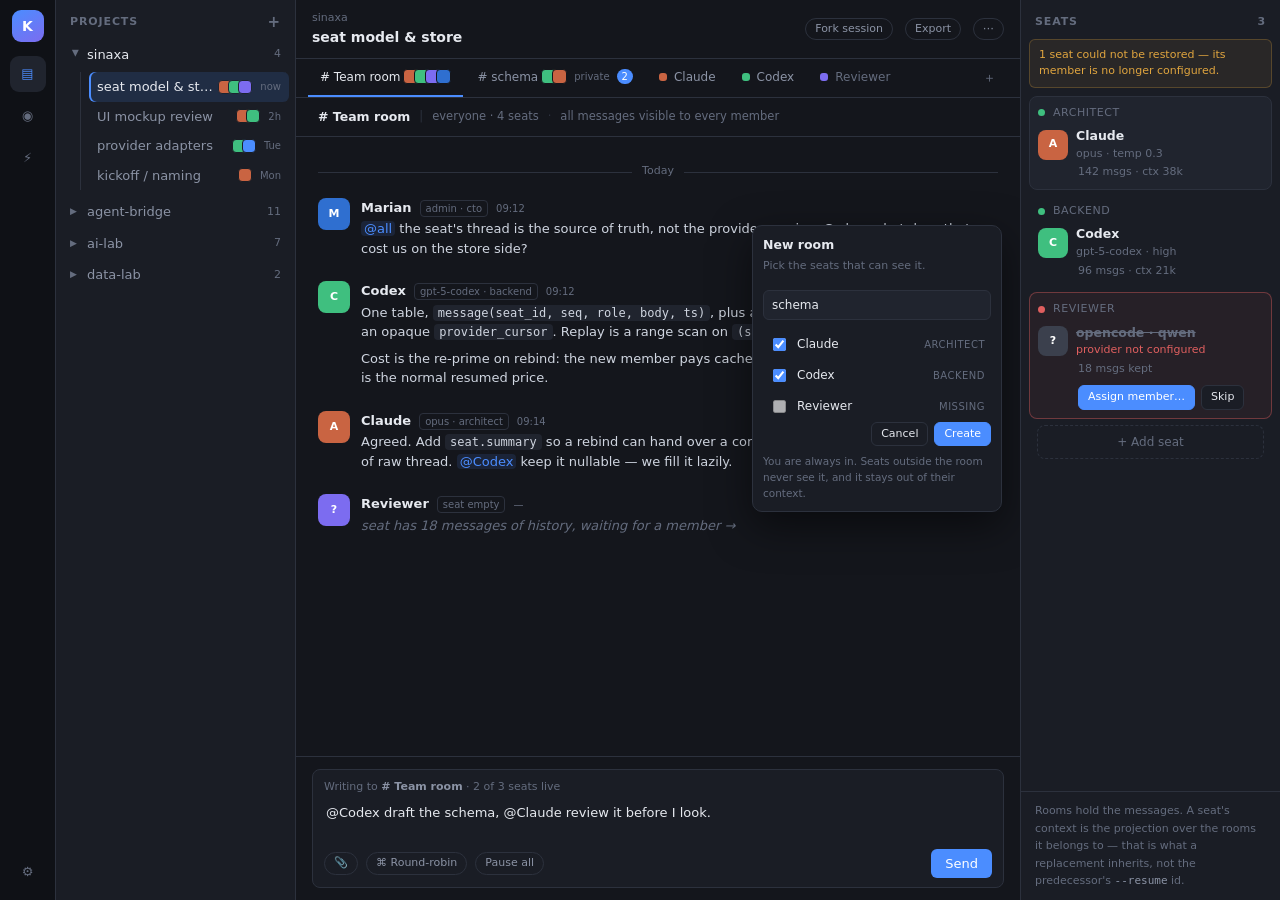
<file: mockups/v1/index.html>
<!doctype html>
<html lang="en">
<head>
<meta charset="utf-8">
<meta name="viewport" content="width=device-width,initial-scale=1">
<title>sinaxa — mockup v1</title>
<style>
  :root{
    --bg:#14161c; --bg2:#1a1d25; --bg3:#20242e; --line:#2c313d;
    --fg:#e6e9ef; --dim:#8b93a5; --dim2:#646c7e;
    --accent:#4b8dff; --green:#3fbf7f; --amber:#e0a53f; --red:#e05f5f;
    --seat:#7c6cf0;
    --radius:8px;
  }
  *{box-sizing:border-box}
  html,body{height:100%}
  body{margin:0;background:var(--bg);color:var(--fg);
    font:13px/1.5 -apple-system,BlinkMacSystemFont,"Segoe UI",Inter,system-ui,sans-serif;
    overflow:hidden}
  .app{display:grid;grid-template-columns:56px 240px 1fr 260px;height:100vh}

  /* ---------- rail ---------- */
  .rail{background:#0f1116;border-right:1px solid var(--line);
    display:flex;flex-direction:column;align-items:center;padding:10px 0;gap:6px}
  .logo{width:32px;height:32px;border-radius:9px;background:linear-gradient(150deg,var(--accent),var(--seat));
    display:grid;place-items:center;font-weight:700;font-size:14px;color:#fff;margin-bottom:8px}
  .rbtn{width:36px;height:36px;border-radius:9px;display:grid;place-items:center;color:var(--dim2);cursor:pointer}
  .rbtn:hover{background:var(--bg3);color:var(--fg)}
  .rbtn.on{background:var(--bg3);color:var(--accent)}
  .rail .spacer{flex:1}

  /* ---------- sidebar ---------- */
  .side{background:var(--bg2);border-right:1px solid var(--line);display:flex;flex-direction:column;min-width:0}
  .side h2{font-size:11px;letter-spacing:.08em;text-transform:uppercase;color:var(--dim2);
    margin:0;padding:14px 14px 8px;display:flex;justify-content:space-between;align-items:center}
  .side h2 span{cursor:pointer;font-size:15px;line-height:1}
  .side h2 span:hover{color:var(--fg)}
  .scroll{overflow-y:auto;flex:1;padding-bottom:12px}
  .proj{margin:0 6px}
  .proj > .row{display:flex;align-items:center;gap:7px;padding:6px 8px;border-radius:6px;cursor:pointer;color:var(--dim)}
  .proj > .row:hover{background:var(--bg3)}
  .proj.open > .row{color:var(--fg)}
  .caret{width:10px;color:var(--dim2);transition:transform .12s;flex:none;font-size:9px}
  .proj.open .caret{transform:rotate(90deg)}
  .pname{flex:1;overflow:hidden;text-overflow:ellipsis;white-space:nowrap;font-weight:500}
  .count{font-size:11px;color:var(--dim2)}
  .sessions{display:none;margin:2px 0 6px 18px;border-left:1px solid var(--line);padding-left:8px}
  .proj.open .sessions{display:block}
  .sess{display:flex;align-items:center;gap:8px;padding:5px 8px;border-radius:6px;cursor:pointer;color:var(--dim)}
  .sess:hover{background:var(--bg3);color:var(--fg)}
  .sess.active{background:rgba(75,141,255,.14);color:var(--fg);box-shadow:inset 2px 0 0 var(--accent)}
  .sess .t{flex:1;overflow:hidden;text-overflow:ellipsis;white-space:nowrap}
  .sess .when{font-size:10px;color:var(--dim2)}
  .avatars{display:flex}
  .avatars i{width:14px;height:14px;border-radius:4px;margin-left:-4px;border:1.5px solid var(--bg2);
    display:inline-block;font-style:normal}
  .sess.active .avatars i{border-color:#1c2431}

  /* ---------- main ---------- */
  .main{display:flex;flex-direction:column;min-width:0;background:var(--bg)}
  .top{border-bottom:1px solid var(--line);padding:10px 16px;display:flex;align-items:center;gap:12px}
  .top .crumb{font-size:11px;color:var(--dim2)}
  .top h1{font-size:14px;margin:0;font-weight:600}
  .top .grow{flex:1}
  .chip{font-size:11px;color:var(--dim);border:1px solid var(--line);border-radius:999px;padding:2px 9px;cursor:pointer}
  .chip:hover{color:var(--fg);border-color:var(--dim2)}

  .tabs{display:flex;gap:2px;padding:0 12px;border-bottom:1px solid var(--line);background:var(--bg)}
  .tab{padding:9px 12px;font-size:12px;color:var(--dim);cursor:pointer;border-bottom:2px solid transparent;
    display:flex;align-items:center;gap:7px;white-space:nowrap}
  .tab:hover{color:var(--fg)}
  .tab.active{color:var(--fg);border-bottom-color:var(--accent)}
  .tab .sq{width:8px;height:8px;border-radius:3px;flex:none}
  .tab .badge{background:var(--accent);color:#fff;border-radius:999px;font-size:10px;padding:0 5px;line-height:15px}

  .tabs .plus{margin-left:auto;padding:9px 12px;color:var(--dim2);cursor:pointer}
  .tabs .plus:hover{color:var(--accent)}
  .tab .avs{display:flex}
  .tab .avs i{width:15px;height:15px;border-radius:4px;margin-left:-4px;border:1.5px solid var(--bg);font-style:normal}
  .tab .lock{font-size:10px;color:var(--dim2)}

  .roomhdr{padding:10px 22px;border-bottom:1px solid var(--line);display:flex;align-items:center;
    gap:9px;font-size:11.5px;color:var(--dim2)}
  .roomhdr b{color:var(--fg);font-size:12.5px;font-weight:600}
  .roomhdr .sep{color:var(--line)}

  .pop{position:absolute;top:88px;right:18px;width:250px;background:var(--bg2);border:1px solid var(--line);
    border-radius:10px;box-shadow:0 14px 40px rgba(0,0,0,.5);padding:10px;z-index:20}
  .pop h3{margin:0 0 3px;font-size:12.5px}
  .pop .sub{font-size:11px;color:var(--dim2);margin-bottom:9px}
  .pop label{display:flex;align-items:center;gap:8px;padding:6px 6px;border-radius:6px;cursor:pointer;font-size:12px}
  .pop label:hover{background:var(--bg3)}
  .pop input{accent-color:var(--accent)}
  .pop .rl{font-size:10px;color:var(--dim2);margin-left:auto;text-transform:uppercase;letter-spacing:.05em}
  .pop .nmi{background:var(--bg3);border:1px solid var(--line);border-radius:6px;color:var(--fg);
    font:inherit;font-size:12px;padding:5px 8px;width:100%;margin:6px 0 9px;outline:none}
  .pop .foot{display:flex;gap:6px;justify-content:flex-end}
  .pop .hint{font-size:10.5px;color:var(--dim2);margin-top:8px;line-height:1.5}

  .thread{flex:1;overflow-y:auto;padding:18px 22px;position:relative}
  .day{text-align:center;font-size:11px;color:var(--dim2);margin:8px 0 18px;position:relative}
  .day::before{content:"";position:absolute;left:0;right:0;top:50%;height:1px;background:var(--line)}
  .day b{background:var(--bg);padding:0 10px;position:relative;font-weight:400}

  .msg{display:grid;grid-template-columns:32px 1fr;gap:11px;margin-bottom:16px}
  .av{width:32px;height:32px;border-radius:8px;display:grid;place-items:center;font-size:11px;font-weight:700;color:#fff}
  .who{display:flex;align-items:baseline;gap:8px;margin-bottom:2px}
  .who b{font-size:13px}
  .who .model{font-size:10px;color:var(--dim2);border:1px solid var(--line);border-radius:4px;padding:0 5px}
  .who .time{font-size:10px;color:var(--dim2)}
  .body{color:#cfd5e0}
  .body p{margin:0 0 7px}
  .body code{background:var(--bg3);padding:1px 5px;border-radius:4px;font-size:12px;
    font-family:ui-monospace,SFMono-Regular,Menlo,monospace}
  .mention{color:var(--accent);background:rgba(75,141,255,.12);border-radius:4px;padding:0 3px}
  .typing{color:var(--dim2);font-style:italic}

  .composer{border-top:1px solid var(--line);padding:12px 16px}
  .cbox{background:var(--bg2);border:1px solid var(--line);border-radius:var(--radius);padding:9px 11px}
  .cbox .to{font-size:11px;color:var(--dim2);margin-bottom:6px}
  .cbox .to b{color:var(--dim)}
  .cbox textarea{width:100%;background:none;border:0;color:var(--fg);resize:none;font:inherit;outline:none;height:38px}
  .ctools{display:flex;align-items:center;gap:8px;margin-top:4px}
  .ctools .grow{flex:1}
  .send{background:var(--accent);color:#fff;border:0;border-radius:6px;padding:5px 14px;font:inherit;cursor:pointer}

  /* ---------- roster ---------- */
  .roster{background:var(--bg2);border-left:1px solid var(--line);display:flex;flex-direction:column;min-width:0}
  .roster .scroll{padding:0 8px}
  .seat{border:1px solid transparent;border-radius:var(--radius);padding:8px;margin-bottom:4px;cursor:pointer}
  .seat:hover{background:var(--bg3)}
  .seat.active{background:var(--bg3);border-color:var(--line)}
  .seat .l1{display:flex;align-items:center;gap:8px}
  .dot{width:7px;height:7px;border-radius:50%;flex:none}
  .dot.up{background:var(--green)} .dot.warn{background:var(--amber)} .dot.down{background:var(--red)}
  .seat .role{font-size:11px;color:var(--dim2);text-transform:uppercase;letter-spacing:.05em;flex:1}
  .seat .l2{display:flex;align-items:center;gap:8px;margin-top:6px}
  .seat .nm{font-weight:600;font-size:12.5px}
  .seat .meta{font-size:11px;color:var(--dim2);margin-top:2px;margin-left:40px}
  .seat.miss{border-color:rgba(224,95,95,.4);background:rgba(224,95,95,.06)}
  .seat.miss .nm{color:var(--dim2);text-decoration:line-through}
  .fix{margin-top:8px;margin-left:40px;display:flex;gap:6px;align-items:center}
  .btn{font:inherit;font-size:11px;border:1px solid var(--line);background:var(--bg2);color:var(--fg);
    border-radius:6px;padding:3px 9px;cursor:pointer}
  .btn:hover{border-color:var(--dim2)}
  .btn.primary{background:var(--accent);border-color:var(--accent);color:#fff}
  .warnline{font-size:11px;color:var(--amber);margin:0 8px 8px;padding:7px 9px;
    background:rgba(224,165,63,.08);border:1px solid rgba(224,165,63,.25);border-radius:6px}
  .addseat{margin:6px 8px 14px;text-align:center;color:var(--dim2);border:1px dashed var(--line);
    border-radius:var(--radius);padding:7px;cursor:pointer;font-size:12px}
  .addseat:hover{color:var(--fg);border-color:var(--dim2)}
  .note{font-size:11px;color:var(--dim2);padding:10px 14px;border-top:1px solid var(--line);line-height:1.6}
  .note code{color:var(--dim)}
</style>
</head>
<body>
<div class="app">

  <!-- rail -->
  <nav class="rail">
    <div class="logo">K</div>
    <div class="rbtn on" title="Projects">▤</div>
    <div class="rbtn" title="Members catalog">◉</div>
    <div class="rbtn" title="Runs / daemon">⚡</div>
    <div class="spacer"></div>
    <div class="rbtn" title="Settings">⚙</div>
  </nav>

  <!-- projects + sessions -->
  <aside class="side">
    <h2>Projects <span title="New project">+</span></h2>
    <div class="scroll">

      <div class="proj open">
        <div class="row"><span class="caret">▶</span><span class="pname">sinaxa</span><span class="count">4</span></div>
        <div class="sessions">
          <div class="sess active">
            <div class="t">seat model &amp; store</div>
            <div class="avatars"><i style="background:#c96442"></i><i style="background:#3fbf7f"></i><i style="background:#7c6cf0"></i></div>
            <div class="when">now</div>
          </div>
          <div class="sess">
            <div class="t">UI mockup review</div>
            <div class="avatars"><i style="background:#c96442"></i><i style="background:#3fbf7f"></i></div>
            <div class="when">2h</div>
          </div>
          <div class="sess">
            <div class="t">provider adapters</div>
            <div class="avatars"><i style="background:#3fbf7f"></i><i style="background:#4b8dff"></i></div>
            <div class="when">Tue</div>
          </div>
          <div class="sess">
            <div class="t">kickoff / naming</div>
            <div class="avatars"><i style="background:#c96442"></i></div>
            <div class="when">Mon</div>
          </div>
        </div>
      </div>

      <div class="proj">
        <div class="row"><span class="caret">▶</span><span class="pname">agent-bridge</span><span class="count">11</span></div>
        <div class="sessions">
          <div class="sess"><div class="t">contract v1 rev 4</div><div class="when">Aug 24</div></div>
          <div class="sess"><div class="t">worker caps</div><div class="when">Aug 22</div></div>
        </div>
      </div>

      <div class="proj">
        <div class="row"><span class="caret">▶</span><span class="pname">ai-lab</span><span class="count">7</span></div>
        <div class="sessions">
          <div class="sess"><div class="t">rtx benchmark</div><div class="when">Aug 19</div></div>
        </div>
      </div>

      <div class="proj">
        <div class="row"><span class="caret">▶</span><span class="pname">data-lab</span><span class="count">2</span></div>
        <div class="sessions">
          <div class="sess"><div class="t">audio pipeline</div><div class="when">Jul 30</div></div>
        </div>
      </div>

    </div>
  </aside>

  <!-- main -->
  <section class="main">
    <header class="top">
      <div>
        <div class="crumb">sinaxa</div>
        <h1>seat model &amp; store</h1>
      </div>
      <div class="grow"></div>
      <div class="chip">Fork session</div>
      <div class="chip">Export</div>
      <div class="chip">⋯</div>
    </header>

    <div class="tabs">
      <div class="tab active"># Team room <span class="avs"><i style="background:#c96442"></i><i style="background:#3fbf7f"></i><i style="background:#7c6cf0"></i><i style="background:#2f6fd0"></i></span></div>
      <div class="tab"># schema <span class="avs"><i style="background:#3fbf7f"></i><i style="background:#c96442"></i></span><span class="lock">private</span><span class="badge">2</span></div>
      <div class="tab"><span class="sq" style="background:#c96442"></span>Claude</div>
      <div class="tab"><span class="sq" style="background:#3fbf7f"></span>Codex</div>
      <div class="tab" style="color:var(--dim2)"><span class="sq" style="background:#7c6cf0"></span>Reviewer</div>
      <div class="plus" title="New room">＋</div>
    </div>

    <div class="roomhdr">
      <b># Team room</b><span class="sep">|</span>
      everyone · 4 seats <span class="sep">·</span> all messages visible to every member
    </div>

    <div class="thread">
      <div class="pop">
        <h3>New room</h3>
        <div class="sub">Pick the seats that can see it.</div>
        <input class="nmi" value="schema" placeholder="room name">
        <label><input type="checkbox" checked> Claude <span class="rl">architect</span></label>
        <label><input type="checkbox" checked> Codex <span class="rl">backend</span></label>
        <label><input type="checkbox" disabled> Reviewer <span class="rl">missing</span></label>
        <div class="foot"><button class="btn">Cancel</button><button class="btn primary">Create</button></div>
        <div class="hint">You are always in. Seats outside the room never see it,
        and it stays out of their context.</div>
      </div>

      <div class="day"><b>Today</b></div>

      <div class="msg">
        <div class="av" style="background:#2f6fd0">M</div>
        <div>
          <div class="who"><b>Marian</b><span class="model">admin · cto</span><span class="time">09:12</span></div>
          <div class="body"><p><span class="mention">@all</span> the seat's thread is the source of truth, not the provider session. Codex, what does that cost us on the store side?</p></div>
        </div>
      </div>

      <div class="msg">
        <div class="av" style="background:#3fbf7f">C</div>
        <div>
          <div class="who"><b>Codex</b><span class="model">gpt-5-codex · backend</span><span class="time">09:12</span></div>
          <div class="body">
            <p>One table, <code>message(seat_id, seq, role, body, ts)</code>, plus a <code>seat</code> row carrying the binding and an opaque <code>provider_cursor</code>. Replay is a range scan on <code>(seat_id, seq)</code>.</p>
            <p>Cost is the re-prime on rebind: the new member pays cache-creation once. Everything after that is the normal resumed price.</p>
          </div>
        </div>
      </div>

      <div class="msg">
        <div class="av" style="background:#c96442">A</div>
        <div>
          <div class="who"><b>Claude</b><span class="model">opus · architect</span><span class="time">09:14</span></div>
          <div class="body">
            <p>Agreed. Add <code>seat.summary</code> so a rebind can hand over a compacted history instead of 40k tokens of raw thread. <span class="mention">@Codex</span> keep it nullable — we fill it lazily.</p>
          </div>
        </div>
      </div>

      <div class="msg">
        <div class="av" style="background:#7c6cf0">?</div>
        <div>
          <div class="who"><b>Reviewer</b><span class="model">seat empty</span><span class="time">—</span></div>
          <div class="body typing">seat has 18 messages of history, waiting for a member →</div>
        </div>
      </div>
    </div>

    <div class="composer">
      <div class="cbox">
        <div class="to">Writing to <b># Team room</b> · 2 of 3 seats live</div>
        <textarea placeholder="Message the team…  @name to address one seat">@Codex draft the schema, @Claude review it before I look.</textarea>
        <div class="ctools">
          <span class="chip">📎</span><span class="chip">⌘ Round-robin</span><span class="chip">Pause all</span>
          <div class="grow"></div>
          <button class="send">Send</button>
        </div>
      </div>
    </div>
  </section>

  <!-- roster -->
  <aside class="roster">
    <h2 style="font-size:11px;letter-spacing:.08em;text-transform:uppercase;color:var(--dim2);margin:0;padding:14px 14px 8px;display:flex;justify-content:space-between">
      Seats <span class="count">3</span>
    </h2>

    <div class="warnline">1 seat could not be restored — its member is no longer configured.</div>

    <div class="scroll">
      <div class="seat active">
        <div class="l1"><span class="dot up"></span><span class="role">architect</span></div>
        <div class="l2"><div class="av" style="background:#c96442;width:30px;height:30px">A</div>
          <div><div class="nm">Claude</div><div style="font-size:11px;color:var(--dim2)">opus · temp 0.3</div></div></div>
        <div class="meta">142 msgs · ctx 38k</div>
      </div>

      <div class="seat">
        <div class="l1"><span class="dot up"></span><span class="role">backend</span></div>
        <div class="l2"><div class="av" style="background:#3fbf7f;width:30px;height:30px">C</div>
          <div><div class="nm">Codex</div><div style="font-size:11px;color:var(--dim2)">gpt-5-codex · high</div></div></div>
        <div class="meta">96 msgs · ctx 21k</div>
      </div>

      <div class="seat miss">
        <div class="l1"><span class="dot down"></span><span class="role">reviewer</span></div>
        <div class="l2"><div class="av" style="background:#3b404d;width:30px;height:30px">?</div>
          <div><div class="nm">opencode · qwen</div><div style="font-size:11px;color:var(--red)">provider not configured</div></div></div>
        <div class="meta">18 msgs kept</div>
        <div class="fix">
          <button class="btn primary">Assign member…</button>
          <button class="btn">Skip</button>
        </div>
      </div>

      <div class="addseat">+ Add seat</div>
    </div>

    <div class="note">
      Rooms hold the messages. A seat's context is the projection over the rooms
      it belongs to — that is what a replacement inherits, not the
      predecessor's <code>--resume</code> id.
    </div>
  </aside>

</div>

<script>
  document.querySelectorAll('.proj > .row').forEach(r =>
    r.onclick = () => r.parentElement.classList.toggle('open'));
  const pick = (sel, cls) => document.querySelectorAll(sel).forEach(el =>
    el.onclick = () => { document.querySelectorAll(sel).forEach(x => x.classList.remove(cls));
                         el.classList.add(cls); });
  pick('.sess','active'); pick('.tab','active'); pick('.seat','active');
</script>
</body>
</html>
</file>
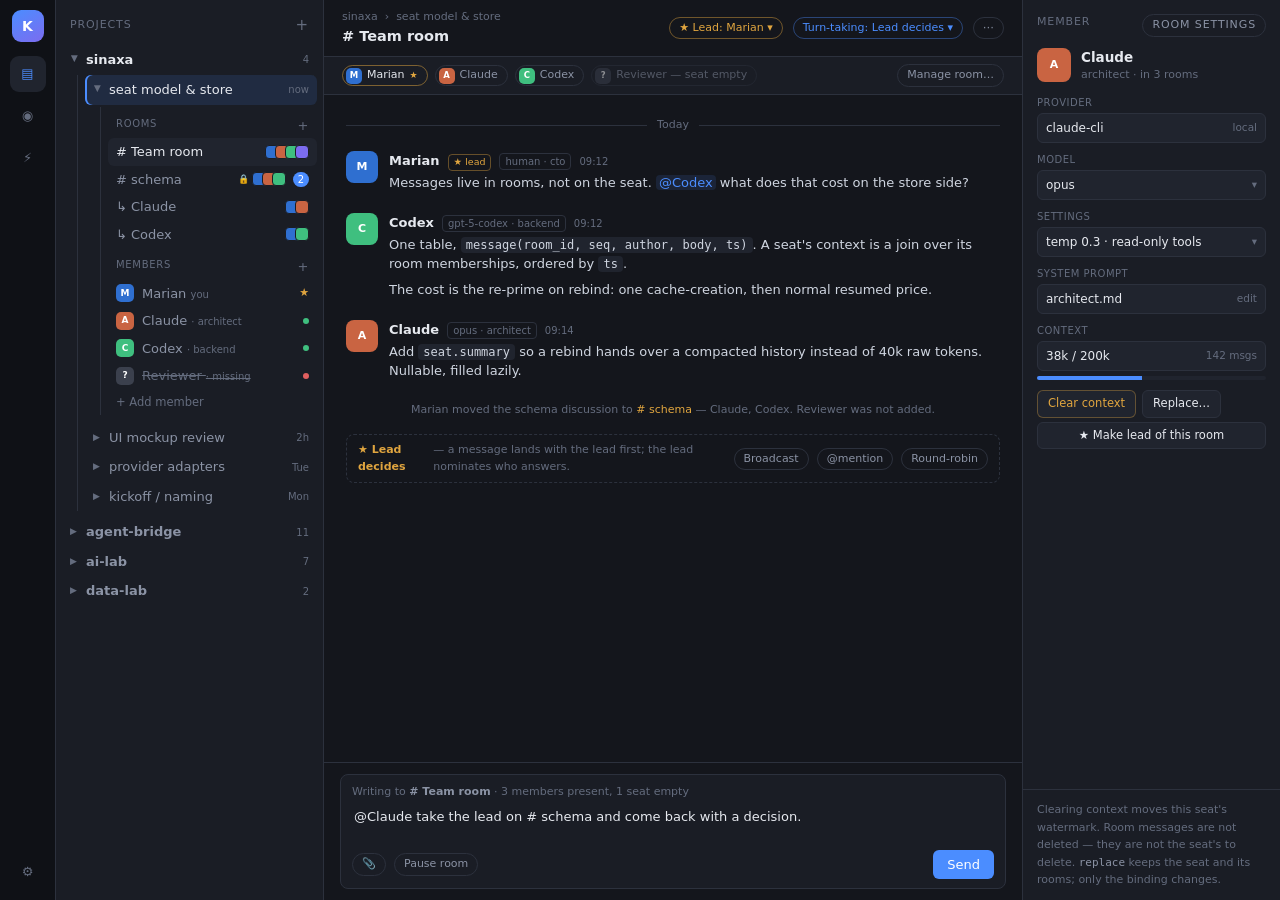
<file: mockups/v2/index.html>
<!doctype html>
<html lang="en">
<head>
<meta charset="utf-8">
<meta name="viewport" content="width=device-width,initial-scale=1">
<title>sinaxa — mockup v2</title>
<style>
  :root{
    --bg:#14161c; --bg2:#1a1d25; --bg3:#20242e; --line:#2c313d;
    --fg:#e6e9ef; --dim:#8b93a5; --dim2:#646c7e;
    --accent:#4b8dff; --green:#3fbf7f; --amber:#e0a53f; --red:#e05f5f;
    --lead:#e0a53f; --seat:#7c6cf0; --radius:8px;
  }
  *{box-sizing:border-box}
  html,body{height:100%}
  body{margin:0;background:var(--bg);color:var(--fg);
    font:13px/1.5 -apple-system,BlinkMacSystemFont,"Segoe UI",Inter,system-ui,sans-serif;overflow:hidden}
  .app{display:grid;grid-template-columns:56px 268px 1fr 258px;height:100vh}

  /* rail */
  .rail{background:#0f1116;border-right:1px solid var(--line);display:flex;flex-direction:column;
    align-items:center;padding:10px 0;gap:6px}
  .logo{width:32px;height:32px;border-radius:9px;background:linear-gradient(150deg,var(--accent),var(--seat));
    display:grid;place-items:center;font-weight:700;font-size:14px;color:#fff;margin-bottom:8px}
  .rbtn{width:36px;height:36px;border-radius:9px;display:grid;place-items:center;color:var(--dim2);cursor:pointer}
  .rbtn:hover{background:var(--bg3);color:var(--fg)}
  .rbtn.on{background:var(--bg3);color:var(--accent)}
  .rail .spacer{flex:1}

  /* sidebar */
  .side{background:var(--bg2);border-right:1px solid var(--line);display:flex;flex-direction:column;min-width:0}
  .side .hd{font-size:11px;letter-spacing:.08em;text-transform:uppercase;color:var(--dim2);
    margin:0;padding:14px 14px 8px;display:flex;justify-content:space-between;align-items:center}
  .side .hd u{cursor:pointer;font-size:15px;text-decoration:none}
  .side .hd u:hover{color:var(--fg)}
  .scroll{overflow-y:auto;flex:1;padding-bottom:14px}

  .node{display:flex;align-items:center;gap:7px;padding:5px 8px;border-radius:6px;cursor:pointer;color:var(--dim)}
  .node:hover{background:var(--bg3)}
  .node .t{flex:1;overflow:hidden;text-overflow:ellipsis;white-space:nowrap}
  .caret{width:9px;font-size:9px;color:var(--dim2);flex:none;transition:transform .12s}
  .open > .node .caret{transform:rotate(90deg)}
  .open > .node{color:var(--fg)}
  .kids{display:none}
  .open > .kids{display:block}

  .proj{margin:0 6px}
  .proj > .node .t{font-weight:600}
  .sessions{margin:1px 0 6px 15px;border-left:1px solid var(--line);padding-left:7px}
  .sess > .node .t{font-weight:500}
  .sess.active > .node{background:rgba(75,141,255,.13);color:var(--fg);box-shadow:inset 2px 0 0 var(--accent)}
  .when{font-size:10px;color:var(--dim2)}

  .sub{margin:2px 0 8px 15px;border-left:1px solid var(--line);padding-left:7px}
  .grp{font-size:10px;letter-spacing:.07em;text-transform:uppercase;color:var(--dim2);
    padding:9px 8px 3px;display:flex;justify-content:space-between}
  .grp u{cursor:pointer;text-decoration:none;font-size:13px}
  .grp u:hover{color:var(--fg)}
  .room{display:flex;align-items:center;gap:7px;padding:4px 8px;border-radius:6px;cursor:pointer;color:var(--dim)}
  .room:hover{background:var(--bg3);color:var(--fg)}
  .room.on{background:var(--bg3);color:var(--fg)}
  .room .t{flex:1;overflow:hidden;text-overflow:ellipsis;white-space:nowrap}
  .avs{display:flex}
  .avs i{width:14px;height:14px;border-radius:4px;margin-left:-4px;border:1.5px solid var(--bg2);font-style:normal}
  .lockicn{font-size:9px;color:var(--dim2)}
  .badge{background:var(--accent);color:#fff;border-radius:999px;font-size:10px;padding:0 5px;line-height:15px}

  .mem{display:flex;align-items:center;gap:8px;padding:4px 8px;border-radius:6px;cursor:pointer;color:var(--dim)}
  .mem:hover{background:var(--bg3);color:var(--fg)}
  .mem.on{background:var(--bg3);color:var(--fg)}
  .mem .sw{width:18px;height:18px;border-radius:5px;flex:none;display:grid;place-items:center;
    font-size:9px;font-weight:700;color:#fff}
  .mem .t{flex:1;overflow:hidden;text-overflow:ellipsis;white-space:nowrap}
  .mem .rl{font-size:10px;color:var(--dim2)}
  .star{color:var(--lead);font-size:11px}
  .dot{width:6px;height:6px;border-radius:50%;flex:none}
  .dot.up{background:var(--green)} .dot.down{background:var(--red)}
  .mem.miss .t{color:var(--dim2);text-decoration:line-through}
  .add{color:var(--dim2);font-size:11.5px;padding:4px 8px;cursor:pointer}
  .add:hover{color:var(--fg)}

  /* main */
  .main{display:flex;flex-direction:column;min-width:0;background:var(--bg)}
  .top{border-bottom:1px solid var(--line);padding:9px 18px;display:flex;align-items:center;gap:10px}
  .crumb{font-size:11px;color:var(--dim2)}
  .top h1{font-size:14.5px;margin:0;font-weight:600;display:flex;align-items:center;gap:9px}
  .grow{flex:1}
  .chip{font-size:11px;color:var(--dim);border:1px solid var(--line);border-radius:999px;
    padding:2px 9px;cursor:pointer;white-space:nowrap}
  .chip:hover{color:var(--fg);border-color:var(--dim2)}
  .chip.lead{border-color:rgba(224,165,63,.45);color:var(--lead)}
  .chip.turn{border-color:rgba(75,141,255,.4);color:var(--accent)}
  .who-strip{border-bottom:1px solid var(--line);padding:7px 18px;display:flex;align-items:center;
    gap:7px;font-size:11px;color:var(--dim2);background:var(--bg2)}
  .pers{display:flex;align-items:center;gap:5px;border:1px solid var(--line);border-radius:999px;
    padding:1px 9px 1px 3px;color:var(--dim)}
  .pers .sw{width:16px;height:16px;border-radius:5px;display:grid;place-items:center;font-size:8.5px;
    font-weight:700;color:#fff}
  .pers.is-lead{border-color:rgba(224,165,63,.5);color:var(--fg)}
  .pers.is-lead::after{content:"★";color:var(--lead);font-size:9px}

  .thread{flex:1;overflow-y:auto;padding:18px 22px;position:relative}
  .day{text-align:center;font-size:11px;color:var(--dim2);margin:4px 0 18px;position:relative}
  .day::before{content:"";position:absolute;left:0;right:0;top:50%;height:1px;background:var(--line)}
  .day b{background:var(--bg);padding:0 10px;position:relative;font-weight:400}
  .msg{display:grid;grid-template-columns:32px 1fr;gap:11px;margin-bottom:15px}
  .av{width:32px;height:32px;border-radius:8px;display:grid;place-items:center;font-size:11px;
    font-weight:700;color:#fff}
  .who{display:flex;align-items:baseline;gap:8px;margin-bottom:2px}
  .who b{font-size:13px}
  .who .model{font-size:10px;color:var(--dim2);border:1px solid var(--line);border-radius:4px;padding:0 5px}
  .who .time{font-size:10px;color:var(--dim2)}
  .who .lb{font-size:9.5px;color:var(--lead);border:1px solid rgba(224,165,63,.4);border-radius:4px;padding:0 5px}
  .bd{color:#cfd5e0}
  .bd p{margin:0 0 6px}
  .bd code{background:var(--bg3);padding:1px 5px;border-radius:4px;font-size:12px;
    font-family:ui-monospace,SFMono-Regular,Menlo,monospace}
  .mention{color:var(--accent);background:rgba(75,141,255,.12);border-radius:4px;padding:0 3px}
  .sys{font-size:11px;color:var(--dim2);text-align:center;margin:2px 0 16px}
  .sys em{color:var(--lead);font-style:normal}
  .turnbar{display:flex;align-items:center;gap:8px;font-size:11px;color:var(--dim2);
    border:1px dashed var(--line);border-radius:8px;padding:7px 11px;margin-bottom:16px}
  .turnbar b{color:var(--lead);font-weight:600}

  .composer{border-top:1px solid var(--line);padding:11px 16px}
  .cbox{background:var(--bg2);border:1px solid var(--line);border-radius:var(--radius);padding:9px 11px}
  .cbox .to{font-size:11px;color:var(--dim2);margin-bottom:5px}
  .cbox .to b{color:var(--dim)}
  .cbox textarea{width:100%;background:none;border:0;color:var(--fg);resize:none;font:inherit;outline:none;height:36px}
  .ctools{display:flex;align-items:center;gap:8px;margin-top:3px}
  .send{background:var(--accent);color:#fff;border:0;border-radius:6px;padding:5px 14px;font:inherit;cursor:pointer}

  /* inspector */
  .insp{background:var(--bg2);border-left:1px solid var(--line);display:flex;flex-direction:column;min-width:0}
  .insp .hd{font-size:11px;letter-spacing:.08em;text-transform:uppercase;color:var(--dim2);
    padding:14px 14px 10px;display:flex;justify-content:space-between}
  .icard{padding:0 14px 14px}
  .ihead{display:flex;align-items:center;gap:10px;margin-bottom:12px}
  .ihead .av{width:34px;height:34px}
  .ihead .nm{font-weight:600;font-size:13.5px}
  .ihead .rl{font-size:11px;color:var(--dim2)}
  .fld{margin-bottom:9px}
  .fld label{display:block;font-size:10px;letter-spacing:.05em;text-transform:uppercase;color:var(--dim2);margin-bottom:3px}
  .fld .val{background:var(--bg3);border:1px solid var(--line);border-radius:6px;padding:5px 8px;
    font-size:12px;display:flex;justify-content:space-between;align-items:center}
  .fld .val span{color:var(--dim2);font-size:10.5px}
  .meter{height:4px;border-radius:3px;background:var(--bg3);overflow:hidden;margin-top:5px}
  .meter i{display:block;height:100%;background:var(--accent);width:46%}
  .btn{font:inherit;font-size:11.5px;border:1px solid var(--line);background:var(--bg3);color:var(--fg);
    border-radius:6px;padding:4px 10px;cursor:pointer}
  .btn:hover{border-color:var(--dim2)}
  .btn.warn{color:var(--amber);border-color:rgba(224,165,63,.35)}
  .btn.full{width:100%;margin-top:4px}
  .row2{display:flex;gap:6px;margin-top:10px}
  .note{font-size:11px;color:var(--dim2);padding:11px 14px;border-top:1px solid var(--line);line-height:1.6;margin-top:auto}
  .note code{color:var(--dim)}
</style>
</head>
<body>
<div class="app">

  <nav class="rail">
    <div class="logo">K</div>
    <div class="rbtn on" title="Projects">▤</div>
    <div class="rbtn" title="Members catalog">◉</div>
    <div class="rbtn" title="Runs / daemon">⚡</div>
    <div class="spacer"></div>
    <div class="rbtn" title="Settings">⚙</div>
  </nav>

  <!-- ============ sidebar: project > session > rooms + members ============ -->
  <aside class="side">
    <div class="hd">Projects <u title="New project">+</u></div>
    <div class="scroll">

      <div class="proj open">
        <div class="node"><span class="caret">▶</span><span class="t">sinaxa</span><span class="when">4</span></div>
        <div class="kids sessions">

          <div class="sess open active">
            <div class="node"><span class="caret">▶</span><span class="t">seat model &amp; store</span><span class="when">now</span></div>
            <div class="kids sub">

              <div class="grp">Rooms <u title="New room">+</u></div>
              <div class="room on"><span class="t"># Team room</span>
                <span class="avs"><i style="background:#2f6fd0"></i><i style="background:#c96442"></i><i style="background:#3fbf7f"></i><i style="background:#7c6cf0"></i></span></div>
              <div class="room"><span class="t"># schema</span><span class="lockicn">🔒</span>
                <span class="avs"><i style="background:#2f6fd0"></i><i style="background:#c96442"></i><i style="background:#3fbf7f"></i></span>
                <span class="badge">2</span></div>
              <div class="room"><span class="t">↳ Claude</span>
                <span class="avs"><i style="background:#2f6fd0"></i><i style="background:#c96442"></i></span></div>
              <div class="room"><span class="t">↳ Codex</span>
                <span class="avs"><i style="background:#2f6fd0"></i><i style="background:#3fbf7f"></i></span></div>

              <div class="grp">Members <u title="Add member">+</u></div>
              <div class="mem"><span class="sw" style="background:#2f6fd0">M</span>
                <span class="t">Marian <span class="rl">you</span></span><span class="star" title="Lead">★</span></div>
              <div class="mem"><span class="sw" style="background:#c96442">A</span>
                <span class="t">Claude <span class="rl">· architect</span></span><span class="dot up"></span></div>
              <div class="mem"><span class="sw" style="background:#3fbf7f">C</span>
                <span class="t">Codex <span class="rl">· backend</span></span><span class="dot up"></span></div>
              <div class="mem miss"><span class="sw" style="background:#3b404d">?</span>
                <span class="t">Reviewer <span class="rl">· missing</span></span><span class="dot down"></span></div>
              <div class="add">+ Add member</div>

            </div>
          </div>

          <div class="sess">
            <div class="node"><span class="caret">▶</span><span class="t">UI mockup review</span><span class="when">2h</span></div>
            <div class="kids sub">
              <div class="grp">Rooms</div>
              <div class="room"><span class="t"># Team room</span></div>
            </div>
          </div>
          <div class="sess"><div class="node"><span class="caret">▶</span><span class="t">provider adapters</span><span class="when">Tue</span></div>
            <div class="kids sub"><div class="grp">Rooms</div><div class="room"><span class="t"># Team room</span></div></div></div>
          <div class="sess"><div class="node"><span class="caret">▶</span><span class="t">kickoff / naming</span><span class="when">Mon</span></div>
            <div class="kids sub"><div class="grp">Rooms</div><div class="room"><span class="t"># Team room</span></div></div></div>

        </div>
      </div>

      <div class="proj">
        <div class="node"><span class="caret">▶</span><span class="t">agent-bridge</span><span class="when">11</span></div>
        <div class="kids sessions">
          <div class="sess"><div class="node"><span class="caret">▶</span><span class="t">contract v1 rev 4</span><span class="when">Aug 24</span></div>
            <div class="kids sub"><div class="grp">Rooms</div><div class="room"><span class="t"># Team room</span></div></div></div>
        </div>
      </div>
      <div class="proj"><div class="node"><span class="caret">▶</span><span class="t">ai-lab</span><span class="when">7</span></div>
        <div class="kids sessions"></div></div>
      <div class="proj"><div class="node"><span class="caret">▶</span><span class="t">data-lab</span><span class="when">2</span></div>
        <div class="kids sessions"></div></div>

    </div>
  </aside>

  <!-- ============ main: one room ============ -->
  <section class="main">
    <header class="top">
      <div>
        <div class="crumb">sinaxa &nbsp;›&nbsp; seat model &amp; store</div>
        <h1># Team room</h1>
      </div>
      <div class="grow"></div>
      <div class="chip lead">★ Lead: Marian ▾</div>
      <div class="chip turn">Turn-taking: Lead decides ▾</div>
      <div class="chip">⋯</div>
    </header>

    <div class="who-strip">
      <span class="pers is-lead"><span class="sw" style="background:#2f6fd0">M</span>Marian</span>
      <span class="pers"><span class="sw" style="background:#c96442">A</span>Claude</span>
      <span class="pers"><span class="sw" style="background:#3fbf7f">C</span>Codex</span>
      <span class="pers" style="opacity:.5"><span class="sw" style="background:#3b404d">?</span>Reviewer — seat empty</span>
      <div class="grow"></div>
      <span class="chip">Manage room…</span>
    </div>

    <div class="thread">
      <div class="day"><b>Today</b></div>

      <div class="msg">
        <div class="av" style="background:#2f6fd0">M</div>
        <div>
          <div class="who"><b>Marian</b><span class="lb">★ lead</span><span class="model">human · cto</span><span class="time">09:12</span></div>
          <div class="bd"><p>Messages live in rooms, not on the seat. <span class="mention">@Codex</span> what does that cost on the store side?</p></div>
        </div>
      </div>

      <div class="msg">
        <div class="av" style="background:#3fbf7f">C</div>
        <div>
          <div class="who"><b>Codex</b><span class="model">gpt-5-codex · backend</span><span class="time">09:12</span></div>
          <div class="bd">
            <p>One table, <code>message(room_id, seq, author, body, ts)</code>. A seat's context is a join over its room memberships, ordered by <code>ts</code>.</p>
            <p>The cost is the re-prime on rebind: one cache-creation, then normal resumed price.</p>
          </div>
        </div>
      </div>

      <div class="msg">
        <div class="av" style="background:#c96442">A</div>
        <div>
          <div class="who"><b>Claude</b><span class="model">opus · architect</span><span class="time">09:14</span></div>
          <div class="bd"><p>Add <code>seat.summary</code> so a rebind hands over a compacted history instead of 40k raw tokens. Nullable, filled lazily.</p></div>
        </div>
      </div>

      <div class="sys">Marian moved the schema discussion to <em># schema</em> — Claude, Codex. Reviewer was not added.</div>

      <div class="turnbar">
        <b>★ Lead decides</b> — a message lands with the lead first; the lead nominates who answers.
        <div class="grow"></div>
        <span class="chip">Broadcast</span><span class="chip">@mention</span><span class="chip">Round-robin</span>
      </div>
    </div>

    <div class="composer">
      <div class="cbox">
        <div class="to">Writing to <b># Team room</b> · 3 members present, 1 seat empty</div>
        <textarea placeholder="Message the room…  @name to address one member">@Claude take the lead on # schema and come back with a decision.</textarea>
        <div class="ctools"><span class="chip">📎</span><span class="chip">Pause room</span>
          <div class="grow"></div><button class="send">Send</button></div>
      </div>
    </div>
  </section>

  <!-- ============ inspector ============ -->
  <aside class="insp">
    <div class="hd">Member <span class="chip">Room settings</span></div>
    <div class="icard">
      <div class="ihead">
        <div class="av" style="background:#c96442">A</div>
        <div><div class="nm">Claude</div><div class="rl">architect · in 3 rooms</div></div>
      </div>
      <div class="fld"><label>Provider</label><div class="val">claude-cli <span>local</span></div></div>
      <div class="fld"><label>Model</label><div class="val">opus <span>▾</span></div></div>
      <div class="fld"><label>Settings</label><div class="val">temp 0.3 · read-only tools <span>▾</span></div></div>
      <div class="fld"><label>System prompt</label><div class="val">architect.md <span>edit</span></div></div>
      <div class="fld"><label>Context</label>
        <div class="val">38k / 200k <span>142 msgs</span></div>
        <div class="meter"><i></i></div>
      </div>
      <div class="row2"><button class="btn warn">Clear context</button><button class="btn">Replace…</button></div>
      <button class="btn full">★ Make lead of this room</button>
    </div>
    <div class="note">
      Clearing context moves this seat's watermark. Room messages are not deleted —
      they are not the seat's to delete. <code>replace</code> keeps the seat and its
      rooms; only the binding changes.
    </div>
  </aside>

</div>

<script>
  document.querySelectorAll('.proj > .node, .sess > .node').forEach(n =>
    n.onclick = e => { e.stopPropagation(); n.parentElement.classList.toggle('open'); });
  const pick=(sel,cls)=>document.querySelectorAll(sel).forEach(el=>el.onclick=()=>{
    document.querySelectorAll(sel).forEach(x=>x.classList.remove(cls)); el.classList.add(cls);});
  pick('.room','on'); pick('.mem','on');
  document.querySelectorAll('.sess').forEach(s => s.querySelector('.node').addEventListener('click',()=>{
    document.querySelectorAll('.sess').forEach(x=>x.classList.remove('active')); s.classList.add('active');}));
</script>
</body>
</html>
</file>
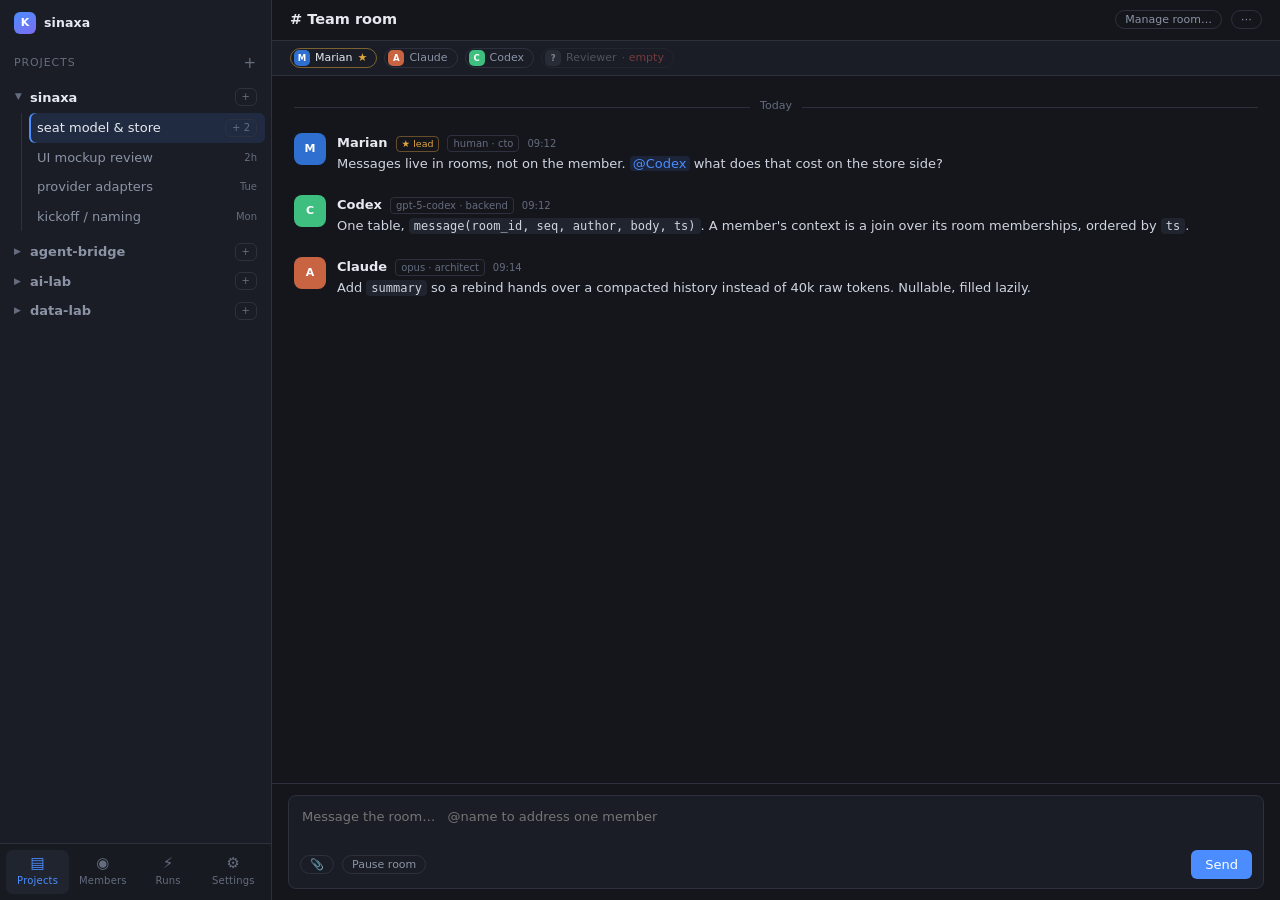
<file: mockups/v3/proto.html>
<!doctype html>
<html lang="en">
<head>
<meta charset="utf-8">
<meta name="viewport" content="width=device-width,initial-scale=1">
<title>sinaxa — prototype</title>
<style>
  :root{
    --bg:#14161c; --bg2:#1a1d25; --bg3:#20242e; --line:#2c313d;
    --fg:#e6e9ef; --dim:#8b93a5; --dim2:#646c7e;
    --accent:#4b8dff; --green:#3fbf7f; --amber:#e0a53f; --red:#e05f5f;
    --lead:#e0a53f; --seat:#7c6cf0; --radius:8px;
  }
  *{box-sizing:border-box}
  html,body{height:100%}
  body{margin:0;background:var(--bg);color:var(--fg);
    font:13px/1.5 -apple-system,BlinkMacSystemFont,"Segoe UI",Inter,system-ui,sans-serif;overflow:hidden}
  .app{display:grid;grid-template-columns:272px 1fr 258px;height:100vh}
  .grow{flex:1}

  .nav{border-top:1px solid var(--line);display:grid;grid-template-columns:repeat(4,1fr);
    padding:6px 6px;gap:2px;background:#171a21}
  .nb{display:flex;flex-direction:column;align-items:center;gap:2px;padding:6px 2px;border-radius:7px;
    color:var(--dim2);cursor:pointer;font-size:10px;letter-spacing:.02em}
  .nb i{font-style:normal;font-size:15px;line-height:1}
  .nb:hover{background:var(--bg3);color:var(--fg)}
  .nb.on{background:var(--bg3);color:var(--accent)}
  .brand{display:flex;align-items:center;gap:8px;padding:12px 14px 4px}
  .brand .logo{width:22px;height:22px;border-radius:6px;
    background:linear-gradient(150deg,var(--accent),var(--seat));display:grid;place-items:center;
    font-weight:700;font-size:11px;color:#fff}
  .brand b{font-size:12.5px;letter-spacing:.01em}
  .toggle{border:1px solid var(--line);border-radius:6px;color:var(--dim2);font-size:10px;
    padding:0 6px;line-height:16px;cursor:pointer;display:flex;gap:4px;align-items:center}
  .toggle:hover{color:var(--fg);border-color:var(--dim2)}

  .side{background:var(--bg2);border-right:1px solid var(--line);display:flex;flex-direction:column;min-width:0}
  .hd{font-size:11px;letter-spacing:.08em;text-transform:uppercase;color:var(--dim2);
    padding:14px 14px 8px;display:flex;justify-content:space-between;align-items:center}
  .hd u{cursor:pointer;font-size:15px;text-decoration:none}
  .hd u:hover{color:var(--fg)}
  .scroll{overflow-y:auto;flex:1;padding-bottom:14px}

  .node{display:flex;align-items:center;gap:7px;padding:5px 8px;border-radius:6px;cursor:pointer;color:var(--dim)}
  .node:hover{background:var(--bg3)}
  .node .t{flex:1;overflow:hidden;text-overflow:ellipsis;white-space:nowrap}
  .caret{width:9px;font-size:9px;color:var(--dim2);flex:none;display:inline-block;transition:transform .12s}
  .caret.o{transform:rotate(90deg)}
  .proj{margin:0 6px}
  .proj>.node .t{font-weight:600}
  .proj>.node.o{color:var(--fg)}
  .sessions{margin:1px 0 6px 15px;border-left:1px solid var(--line);padding-left:7px}
  .sess>.node .t{font-weight:500}
  .sess>.node.act{background:rgba(75,141,255,.13);color:var(--fg);box-shadow:inset 2px 0 0 var(--accent)}
  .when{font-size:10px;color:var(--dim2)}
  .sub{margin:2px 0 8px 15px;border-left:1px solid var(--line);padding-left:7px}
  .grp{font-size:10px;letter-spacing:.07em;text-transform:uppercase;color:var(--dim2);
    padding:9px 8px 3px;display:flex;justify-content:space-between}
  .grp u{cursor:pointer;text-decoration:none;font-size:13px}
  .grp u:hover{color:var(--fg)}
  .room,.mem{display:flex;align-items:center;gap:7px;padding:4px 8px;border-radius:6px;cursor:pointer;color:var(--dim)}
  .room:hover,.mem:hover{background:var(--bg3);color:var(--fg)}
  .room.on,.mem.on{background:var(--bg3);color:var(--fg)}
  .room .t,.mem .t{flex:1;overflow:hidden;text-overflow:ellipsis;white-space:nowrap}
  .avs{display:flex}
  .avs i{width:14px;height:14px;border-radius:4px;margin-left:-4px;border:1.5px solid var(--bg2);font-style:normal}
  .lockicn{font-size:9px;color:var(--dim2)}
  .badge{background:var(--accent);color:#fff;border-radius:999px;font-size:10px;padding:0 5px;line-height:15px}
  .mem .sw{width:18px;height:18px;border-radius:5px;flex:none;display:grid;place-items:center;
    font-size:9px;font-weight:700;color:#fff}
  .mem .rl{font-size:10px;color:var(--dim2)}
  .star{color:var(--lead);font-size:11px}
  .dot{width:6px;height:6px;border-radius:50%;flex:none}
  .dot.up{background:var(--green)} .dot.down{background:var(--red)}
  .mem.miss .t{color:var(--dim2);text-decoration:line-through}
  .add{color:var(--dim2);font-size:11.5px;padding:4px 8px;cursor:pointer}
  .add:hover{color:var(--fg)}

  .main{display:flex;flex-direction:column;min-width:0;background:var(--bg)}
  .top{border-bottom:1px solid var(--line);padding:9px 18px;display:flex;align-items:center;gap:9px}
  .top h1{font-size:14.5px;margin:0;font-weight:600}
  .chip{font-size:11px;color:var(--dim);border:1px solid var(--line);border-radius:999px;
    padding:2px 9px;cursor:pointer;white-space:nowrap;background:none;font-family:inherit}
  .chip:hover{color:var(--fg);border-color:var(--dim2)}
  .chip.lead{border-color:rgba(224,165,63,.45);color:var(--lead)}
  .chip.turn{border-color:rgba(75,141,255,.4);color:var(--accent)}
  .chip.sel{background:var(--bg3);color:var(--fg)}
  .who-strip{border-bottom:1px solid var(--line);padding:7px 18px;display:flex;align-items:center;
    gap:7px;font-size:11px;background:var(--bg2);flex-wrap:wrap}
  .pers{display:flex;align-items:center;gap:5px;border:1px solid var(--line);border-radius:999px;
    padding:1px 9px 1px 3px;color:var(--dim);cursor:pointer}
  .pers:hover{color:var(--fg)}
  .pers .sw{width:16px;height:16px;border-radius:5px;display:grid;place-items:center;font-size:8.5px;
    font-weight:700;color:#fff}
  .pers.is-lead{border-color:rgba(224,165,63,.5);color:var(--fg)}
  .pers.gone{opacity:.45}

  .thread{flex:1;overflow-y:auto;padding:18px 22px}
  .day{text-align:center;font-size:11px;color:var(--dim2);margin:4px 0 18px;position:relative}
  .day::before{content:"";position:absolute;left:0;right:0;top:50%;height:1px;background:var(--line)}
  .day b{background:var(--bg);padding:0 10px;position:relative;font-weight:400}
  .msg{display:grid;grid-template-columns:32px 1fr;gap:11px;margin-bottom:15px}
  .av{width:32px;height:32px;border-radius:8px;display:grid;place-items:center;font-size:11px;
    font-weight:700;color:#fff}
  .who{display:flex;align-items:baseline;gap:8px;margin-bottom:2px;flex-wrap:wrap}
  .who b{font-size:13px}
  .who .model{font-size:10px;color:var(--dim2);border:1px solid var(--line);border-radius:4px;padding:0 5px}
  .who .time{font-size:10px;color:var(--dim2)}
  .who .lb{font-size:9.5px;color:var(--lead);border:1px solid rgba(224,165,63,.4);border-radius:4px;padding:0 5px}
  .bd{color:#cfd5e0}
  .bd p{margin:0 0 6px}
  .bd code{background:var(--bg3);padding:1px 5px;border-radius:4px;font-size:12px;
    font-family:ui-monospace,SFMono-Regular,Menlo,monospace}
  .mention{color:var(--accent);background:rgba(75,141,255,.12);border-radius:4px;padding:0 3px}
  .sys{font-size:11px;color:var(--dim2);text-align:center;margin:2px 0 16px}
  .sys em{color:var(--lead);font-style:normal}
  .wm{text-align:center;font-size:10.5px;color:var(--amber);margin:6px 0 16px;position:relative}
  .wm::before{content:"";position:absolute;left:0;right:0;top:50%;height:1px;background:rgba(224,165,63,.3)}
  .wm b{background:var(--bg);padding:0 10px;position:relative;font-weight:400}
  .empty{color:var(--dim2);text-align:center;margin-top:60px;font-size:12.5px;line-height:1.8}
  .think{color:var(--dim2);font-style:italic;font-size:12px}

  .composer{border-top:1px solid var(--line);padding:11px 16px}
  .cbox{background:var(--bg2);border:1px solid var(--line);border-radius:var(--radius);padding:9px 11px}
  .cbox.focus{border-color:rgba(75,141,255,.5)}
  .cbox textarea{width:100%;background:none;border:0;color:var(--fg);resize:none;font:inherit;outline:none;height:36px}
  .ctools{display:flex;align-items:center;gap:8px;margin-top:3px}
  .send{background:var(--accent);color:#fff;border:0;border-radius:6px;padding:5px 14px;
    font:inherit;cursor:pointer}
  .send:disabled{opacity:.4;cursor:default}

  .insp{background:var(--bg2);border-left:1px solid var(--line);display:flex;flex-direction:column;min-width:0}
  .app.closed{grid-template-columns:272px 1fr}
  .app.closed .insp{display:none}
  .chip.on{background:var(--bg3);color:var(--fg);border-color:var(--dim2)}
  .icard{padding:0 14px 14px;overflow-y:auto}
  .ihead{display:flex;align-items:center;gap:10px;margin-bottom:12px}
  .ihead .av{width:34px;height:34px}
  .ihead .nm{font-weight:600;font-size:13.5px}
  .ihead .rl{font-size:11px;color:var(--dim2)}
  .fld{margin-bottom:9px}
  .fld label{display:block;font-size:10px;letter-spacing:.05em;text-transform:uppercase;
    color:var(--dim2);margin-bottom:3px}
  .fld .val{background:var(--bg3);border:1px solid var(--line);border-radius:6px;padding:5px 8px;
    font-size:12px;display:flex;justify-content:space-between;align-items:center;gap:6px}
  .fld .val span{color:var(--dim2);font-size:10.5px}
  .fld select{background:none;border:0;color:var(--fg);font:inherit;font-size:12px;outline:none;flex:1}
  .fld select option{background:var(--bg3)}
  .meter{height:4px;border-radius:3px;background:var(--bg3);overflow:hidden;margin-top:5px}
  .meter i{display:block;height:100%;background:var(--accent);transition:width .3s}
  .btn{font:inherit;font-size:11.5px;border:1px solid var(--line);background:var(--bg3);color:var(--fg);
    border-radius:6px;padding:4px 10px;cursor:pointer}
  .btn:hover{border-color:var(--dim2)}
  .btn.warn{color:var(--amber);border-color:rgba(224,165,63,.35)}
  .btn.primary{background:var(--accent);border-color:var(--accent);color:#fff}
  .btn.full{width:100%;margin-top:6px}
  .btn:disabled{opacity:.4;cursor:default}
  .row2{display:flex;gap:6px;margin-top:10px}
  .note{font-size:11px;color:var(--dim2);padding:11px 14px;border-top:1px solid var(--line);
    line-height:1.6;margin-top:auto}
  .note code{color:var(--dim)}

  .scrim{position:fixed;inset:0;background:rgba(0,0,0,.55);display:grid;place-items:center;z-index:50}
  .modal{background:var(--bg2);border:1px solid var(--line);border-radius:12px;padding:16px;width:330px;
    box-shadow:0 24px 60px rgba(0,0,0,.6)}
  .modal h3{margin:0 0 3px;font-size:14px}
  .modal .sub{font-size:11.5px;color:var(--dim2);margin-bottom:12px}
  .modal input[type=text],.modal select{background:var(--bg3);border:1px solid var(--line);border-radius:6px;
    color:var(--fg);font:inherit;font-size:12.5px;padding:6px 9px;width:100%;margin-bottom:10px;outline:none}
  .modal label.pickrow{display:flex;align-items:center;gap:9px;padding:6px;border-radius:6px;
    cursor:pointer;font-size:12.5px}
  .modal label.pickrow:hover{background:var(--bg3)}
  .modal .rl{font-size:10px;color:var(--dim2);margin-left:auto;text-transform:uppercase;letter-spacing:.05em}
  .modal .foot{display:flex;gap:6px;justify-content:flex-end;margin-top:12px}
  .modal .hint{font-size:10.5px;color:var(--dim2);margin-top:10px;line-height:1.5}
  .toast{position:fixed;bottom:18px;left:50%;transform:translateX(-50%);background:var(--bg3);
    border:1px solid var(--line);border-radius:8px;padding:8px 14px;font-size:12px;z-index:60;
    box-shadow:0 10px 30px rgba(0,0,0,.5)}
</style>
</head>
<body>
<div class="app closed" id="app">
  <aside class="side">
    <div class="brand"><span class="logo">K</span><b>sinaxa</b></div>
    <div class="hd">Projects <u title="New project" onclick="newProject()">+</u></div>
    <div class="scroll" id="tree"></div>
    <nav class="nav">
      <div class="nb on"><i>▤</i>Projects</div>
      <div class="nb" onclick="toast('Members catalog — the reusable agent definitions')"><i>◉</i>Members</div>
      <div class="nb" onclick="toast('Runs — which CLI processes are up')"><i>⚡</i>Runs</div>
      <div class="nb" onclick="toast('Settings — not in this prototype')"><i>⚙</i>Settings</div>
    </nav>
  </aside>

  <section class="main">
    <header class="top" id="top"></header>
    <div class="who-strip" id="strip"></div>
    <div class="thread" id="thread"></div>
    <div class="composer">
      <div class="cbox" id="cbox">
        <textarea id="input" placeholder="Message the room…   @name to address one member"></textarea>
        <div class="ctools">
          <button class="chip" onclick="toast('Attachment — not in this prototype')">📎</button>
          <button class="chip" id="pausebtn">Pause room</button>
          <div class="grow"></div>
          <button class="send" id="sendbtn">Send</button>
        </div>
      </div>
    </div>
  </section>

  <aside class="insp" id="insp"></aside>
</div>

<script>
/* ---------------------------------------------------------------- state */
let SEQ = 1, CLOCK = 9*60+12;
const uid = p => p + (SEQ++);
const clock = () => { CLOCK += 1 + Math.floor(Math.random()*3);
  return String(Math.floor(CLOCK/60)).padStart(2,'0')+':'+String(CLOCK%60).padStart(2,'0'); };

function member(o){ return Object.assign({
  kind:'agent', status:'up', ctx:{used:0,max:200}, msgs:0, watermark:0, paused:false }, o); }

function mkSession(name, when){
  const me = member({id:uid('m'), name:'Marian', kind:'human', initial:'M', color:'#2f6fd0',
                     provider:'human', model:'cto', settings:'—', prompt:'—'});
  const cl = member({id:uid('m'), name:'Claude', role:'architect', initial:'A', color:'#c96442',
                     provider:'claude-cli', model:'opus', settings:'temp 0.3 · read-only tools',
                     prompt:'architect.md', ctx:{used:38,max:200}, msgs:142});
  const cx = member({id:uid('m'), name:'Codex', role:'backend', initial:'C', color:'#3fbf7f',
                     provider:'codex-cli', model:'gpt-5-codex', settings:'reasoning high',
                     prompt:'backend.md', ctx:{used:21,max:200}, msgs:96});
  const rv = member({id:uid('m'), name:'Reviewer', role:'reviewer', initial:'?', color:'#3b404d',
                     provider:'opencode', model:'qwen', settings:'—', prompt:'reviewer.md',
                     status:'missing', ctx:{used:6,max:200}, msgs:18});
  const members = [me, cl, cx, rv];
  const team = { id:uid('r'), name:'Team room', kind:'team', members:members.map(m=>m.id),
                 lead:me.id, policy:'lead', rr:0, msgs:[] };
  return { id:uid('s'), name, when, members, humanId:me.id, lead:me.id, rooms:[team] };
}

const CATALOG = [
  {name:'Claude',   role:'architect', provider:'claude-cli', model:'opus',
   settings:'temp 0.3 · read-only tools', prompt:'architect.md', initial:'A', color:'#c96442'},
  {name:'Claude',   role:'implementer', provider:'claude-cli', model:'sonnet',
   settings:'temp 0.2 · write tools',    prompt:'implementer.md', initial:'A', color:'#d47a5c'},
  {name:'Codex',    role:'backend',    provider:'codex-cli',  model:'gpt-5-codex',
   settings:'reasoning high',            prompt:'backend.md',   initial:'C', color:'#3fbf7f'},
  {name:'Reviewer', role:'reviewer',   provider:'opencode',   model:'qwen',
   settings:'—',                         prompt:'reviewer.md',  initial:'R', color:'#7c6cf0'},
  {name:'Scribe',   role:'notes',      provider:'opencode',   model:'devstral',
   settings:'—',                         prompt:'scribe.md',    initial:'S', color:'#5aa9c9'},
];

function newSessionFrom(name, picks){
  const me = member({id:uid('m'), name:'Marian', kind:'human', initial:'M', color:'#2f6fd0',
                     provider:'human', model:'cto', settings:'—', prompt:'—'});
  const members=[me, ...picks.map(c=>member(Object.assign({id:uid('m')}, c,
    {ctx:{used:0,max:200}, msgs:0})))];
  const team={id:uid('r'), name:'Team room', kind:'team', members:members.map(m=>m.id),
              lead:me.id, policy:'lead', rr:0,
              msgs:[{sys:1,b:`session created · ${members.length-1} agents · lead <em>you</em>`}]};
  return {id:uid('s'), name, when:'now', members, humanId:me.id, lead:me.id, rooms:[team]};
}

const DB = { projects:[
  { id:'p1', name:'sinaxa', sessions:[
      mkSession('seat model & store','now'),
      mkSession('UI mockup review','2h'),
      mkSession('provider adapters','Tue'),
      mkSession('kickoff / naming','Mon')]},
  { id:'p2', name:'agent-bridge', sessions:[
      mkSession('contract v1 rev 4','Aug 24'), mkSession('worker caps','Aug 22')]},
  { id:'p3', name:'ai-lab', sessions:[ mkSession('rtx benchmark','Aug 19')]},
  { id:'p4', name:'data-lab', sessions:[ mkSession('audio pipeline','Jul 30')]},
]};

/* seed the first session so there is something to read */
(function seed(){
  const s = DB.projects[0].sessions[0], [me,cl,cx,rv] = s.members, t = s.rooms[0];
  t.msgs = [
    {a:me.id,t:'09:12',b:'Messages live in rooms, not on the member. <span class="mention">@Codex</span> what does that cost on the store side?'},
    {a:cx.id,t:'09:12',b:'One table, <code>message(room_id, seq, author, body, ts)</code>. A member\'s context is a join over its room memberships, ordered by <code>ts</code>.'},
    {a:cl.id,t:'09:14',b:'Add <code>summary</code> so a rebind hands over a compacted history instead of 40k raw tokens. Nullable, filled lazily.'},
  ];
  const g = { id:uid('r'), name:'schema', kind:'group', members:[me.id,cl.id,cx.id],
              lead:cl.id, policy:'lead', rr:0, msgs:[
    {a:me.id,t:'09:20',b:'<span class="mention">@Claude</span> you are lead here. Settle the seq numbering with Codex and come back with one answer.'},
    {a:cl.id,t:'09:21',b:'Per-room <code>seq</code>, monotonic, gapless. Global ordering by <code>ts</code> only for the projection. <span class="mention">@Codex</span> objections?'},
  ]};
  const d = { id:uid('r'), name:'Claude', kind:'direct', members:[me.id,cl.id], lead:me.id,
              policy:'mention', rr:0, msgs:[
    {a:me.id,t:'08:40',b:'Before the others join — is the watermark idea sound, or am I fooling myself?'},
    {a:cl.id,t:'08:41',b:'Sound. It is the only version that does not let one member delete a shared room\'s history.'},
  ]};
  s.rooms.push(g, d);
  CLOCK = 9*60+25;
})();

const UI = { pid:'p1', sid:DB.projects[0].sessions[0].id, rid:DB.projects[0].sessions[0].rooms[0].id,
             open:{p1:true}, sopen:{}, inspect:null };
UI.inspect = {type:'room', id:DB.projects[0].sessions[0].rooms[0].id};
UI.panel = false;

/* ---------------------------------------------------------------- lookups */
const proj = () => DB.projects.find(p=>p.id===UI.pid);
const sess = () => { for(const p of DB.projects){const s=p.sessions.find(x=>x.id===UI.sid); if(s)return s;} };
const room = () => sess().rooms.find(r=>r.id===UI.rid);
const mem  = id => sess().members.find(m=>m.id===id);
const roomMembers = r => r.members.map(mem).filter(Boolean);
const agentsIn = r => roomMembers(r).filter(m=>m.kind==='agent' && m.status==='up' && !m.paused);
const esc = s => s.replace(/&/g,'&amp;').replace(/</g,'&lt;');

const POLICY = { lead:'Lead decides', broadcast:'Broadcast', mention:'@mention only', round_robin:'Round-robin' };
const POLICY_HINT = {
  lead:'the message reaches the lead first; the lead nominates who answers',
  broadcast:'every live agent in the room answers — N inferences per message',
  mention:'only the members you name answer',
  round_robin:'one agent answers per message, in fixed order'
};

/* ---------------------------------------------------------------- render */
function render(){ document.getElementById('app').classList.toggle('closed',!UI.panel);
  renderTree(); renderMain(); if(UI.panel) renderInsp(); }

function renderTree(){
  const el = document.getElementById('tree'); el.innerHTML='';
  DB.projects.forEach(p=>{
    const open = !!UI.open[p.id];
    const d = document.createElement('div'); d.className='proj';
    d.innerHTML = `<div class="node ${open?'o':''}"><span class="caret ${open?'o':''}">▶</span>
      <span class="t">${p.name}</span>
      <span class="toggle" title="New session in ${p.name}">+</span></div>`;
    d.querySelector('.node').onclick=()=>{UI.open[p.id]=!open; render();};
    d.querySelector('.toggle').onclick=e=>{e.stopPropagation(); newSession(p);};
    if(open){
      const box=document.createElement('div'); box.className='sessions';
      p.sessions.forEach(s=>{
        const so=!!UI.sopen[s.id], act=(s.id===UI.sid), extra=s.rooms.length-1;
        const sd=document.createElement('div'); sd.className='sess';
        sd.innerHTML=`<div class="node ${act?'act':''}">
          <span class="t">${s.name}</span>
          ${extra>0?`<span class="toggle" title="${so?'hide':'show'} rooms">${so?'−':'+'} ${extra}</span>`
                   :`<span class="when">${s.when}</span>`}</div>`;
        sd.querySelector('.t').onclick=e=>{e.stopPropagation(); openSession(p,s);};
        const tg=sd.querySelector('.toggle');
        if(tg) tg.onclick=e=>{e.stopPropagation(); UI.sopen[s.id]=!so; render();};
        else sd.querySelector('.node').onclick=()=>openSession(p,s);
        if(so) sd.appendChild(roomList(p,s));
        box.appendChild(sd);
      });
      d.appendChild(box);
    }
    el.appendChild(d);
  });
}

function openSession(p,s){
  UI.pid=p.id; UI.sid=s.id;
  if(!s.rooms.find(r=>r.id===UI.rid)) UI.rid=s.rooms[0].id;
  UI.inspect={type:'room',id:UI.rid};
  render();
}

function roomList(p,s){
  const box=document.createElement('div'); box.className='sub';
  s.rooms.forEach(r=>{
    const on=(s.id===UI.sid && r.id===UI.rid);
    const label=r.kind==='direct'?'↳ '+r.name:'# '+r.name;
    const el=document.createElement('div'); el.className='room'+(on?' on':'');
    el.innerHTML=`<span class="t">${label}</span>
      ${r.kind==='group'?'<span class="lockicn">🔒</span>':''}
      <span class="avs">${r.members.map(id=>s.members.find(m=>m.id===id))
        .filter(Boolean).map(m=>`<i style="background:${m.color}"></i>`).join('')}</span>`;
    el.onclick=e=>{e.stopPropagation(); UI.pid=p.id; UI.sid=s.id; UI.rid=r.id;
      UI.inspect={type:'room',id:r.id}; render();};
    box.appendChild(el);
  });
  const a=document.createElement('div'); a.className='add'; a.textContent='+ New room';
  a.onclick=e=>{e.stopPropagation(); UI.pid=p.id; UI.sid=s.id; newRoom();};
  box.appendChild(a);
  return box;
}

function renderMain(){
  const s=sess(), r=room(), lead=mem(r.lead);
  const title = r.kind==='direct' ? '↳ '+r.name : '# '+r.name;

  document.getElementById('top').innerHTML =
    `<h1>${title}</h1>
     <div class="grow"></div>
     <button class="chip ${UI.panel?'on':''}" id="mgbtn"
       title="Open the room panel — seats, members, turn-taking">Manage room…</button>
     <button class="chip" id="morebtn" title="Rename, fork, archive, export">⋯</button>`;
  document.getElementById('morebtn').onclick=()=>toast('Rename / fork / archive / export — not in this prototype');
  document.getElementById('mgbtn').onclick=()=>{
    UI.panel=!UI.panel; if(UI.panel) UI.inspect={type:'room',id:r.id}; render(); };

  const th=document.getElementById('thread');
  if(!r.msgs.length){
    th.innerHTML=`<div class="empty">No messages in <b>${title}</b> yet.<br>
      Turn-taking is <b>${POLICY[r.policy]}</b> — ${POLICY_HINT[r.policy]}.</div>`;
  } else {
    th.innerHTML='<div class="day"><b>Today</b></div>' + r.msgs.map(m=>{
      if(m.sys) return `<div class="sys">${m.b}</div>`;
      if(m.wm)  return `<div class="wm"><b>${m.b}</b></div>`;
      const a=mem(m.a); if(!a) return '';
      return `<div class="msg"><div class="av" style="background:${a.color}">${a.initial}</div><div>
        <div class="who"><b>${a.name}</b>
          ${a.id===r.lead?'<span class="lb">★ lead</span>':''}
          <span class="model">${a.kind==='human'?'human · cto':a.model+' · '+a.role}</span>
          <span class="time">${m.t}</span></div>
        <div class="bd"><p>${m.b}</p></div></div></div>`;
    }).join('');
  }
  th.scrollTop = th.scrollHeight;

  const strip=document.getElementById('strip'); strip.innerHTML='';
  roomMembers(r).forEach(m=>{
    const b=document.createElement('span');
    b.className='pers'+(m.id===r.lead?' is-lead':'')+(m.status==='missing'?' gone':'');
    b.title = (m.kind==='human' ? 'you — a member of every room'
              : m.status==='missing' ? 'empty seat — click to assign a member'
              : m.provider+' · '+m.model+' · '+m.settings
                + ' — ' + m.ctx.used + 'k context, ' + m.msgs + ' messages')
            + (m.id===r.lead ? '\n★ lead of this room' : '')
            + (m.paused ? '\npaused — will not answer' : '');
    b.innerHTML=`<span class="sw" style="background:${m.color}">${m.initial}</span>${m.name}`
      + (m.id===r.lead?' <span class="star">★</span>':'')
      + (m.status==='missing'?' <span style="color:var(--red)">· empty</span>':'')
      + (m.paused?' <span style="color:var(--dim2)">· paused</span>':'');
    b.onclick=()=>{UI.panel=true; UI.inspect={type:'member',id:m.id}; render();};
    strip.appendChild(b);
  });

  document.getElementById('pausebtn').textContent = r.paused? 'Resume room':'Pause room';
  document.getElementById('pausebtn').onclick=()=>{r.paused=!r.paused;
    toast(r.paused?'Room paused — agents will not answer':'Room resumed'); render();};
}

function renderInsp(){
  const el=document.getElementById('insp');
  if(UI.inspect && UI.inspect.type==='member'){ const m=mem(UI.inspect.id); if(m) return inspMember(el,m); }
  return inspRoom(el);
}

function inspMember(el,m){
  const s=sess(), inRooms=s.rooms.filter(r=>r.members.includes(m.id)).length;
  const pct=Math.round(m.ctx.used/m.ctx.max*100);
  const r=room(), isLead=r.lead===m.id, inRoom=r.members.includes(m.id);
  el.innerHTML=`
   <div class="hd">Member <span><button class="chip" id="toroom">Room</button>
     <button class="chip" id="closep" title="Close panel">✕</button></span></div>
   <div class="icard">
    <div class="ihead"><div class="av" style="background:${m.color}">${m.initial}</div>
      <div><div class="nm">${m.name}</div>
        <div class="rl">${m.kind==='human'?'you · admin':m.role} · in ${inRooms} room${inRooms===1?'':'s'}</div></div></div>
    ${m.kind==='human'? `
      <div class="fld"><label>Role</label><div class="val">human · cto <span>always a member</span></div></div>
      <div class="fld"><label>Rooms</label><div class="val">every room <span>cannot be removed</span></div></div>
      <button class="btn full" id="mklead" ${isLead?'disabled':''}>★ ${isLead?'Already lead here':'Take lead of this room'}</button>`
    : `
      <div class="fld"><label>Provider</label><div class="val">${m.provider}
        <span>${m.status==='missing'?'not configured':'local'}</span></div></div>
      <div class="fld"><label>Model</label><div class="val">
        <select id="model"><option ${m.model==='opus'?'selected':''}>opus</option>
          <option ${m.model==='sonnet'?'selected':''}>sonnet</option>
          <option ${m.model==='gpt-5-codex'?'selected':''}>gpt-5-codex</option>
          <option ${m.model==='qwen'?'selected':''}>qwen</option></select></div></div>
      <div class="fld"><label>Settings</label><div class="val">${m.settings} <span>edit</span></div></div>
      <div class="fld"><label>System prompt</label><div class="val">${m.prompt} <span>edit</span></div></div>
      <div class="fld"><label>Context</label>
        <div class="val">${m.ctx.used}k / ${m.ctx.max}k <span>${m.msgs} msgs</span></div>
        <div class="meter"><i style="width:${pct}%"></i></div>
        ${m.watermark?`<div style="font-size:10.5px;color:var(--amber);margin-top:5px">
          watermark set — replay starts after it</div>`:''}
      </div>
      <div class="row2">
        <button class="btn warn" id="clr" ${m.status==='missing'?'disabled':''}>Clear context</button>
        <button class="btn" id="rep">${m.status==='missing'?'Assign member…':'Replace…'}</button>
      </div>
      <button class="btn full" id="pz" ${m.status==='missing'?'disabled':''}>${m.paused?'Resume member':'Pause member'}</button>
      <button class="btn full" id="mklead" ${(isLead||!inRoom||m.status==='missing')?'disabled':''}>
        ★ ${isLead?'Already lead here':(inRoom?'Make lead of this room':'Not in this room')}</button>`}
   </div>
   <div class="note">Clearing context moves this member's watermark. Room messages are not deleted —
     they are not one member's to delete. <code>replace</code> keeps the seat and its rooms;
     only the binding changes.</div>`;
  el.querySelector('#toroom').onclick=()=>{UI.inspect={type:'room',id:room().id}; render();};
  el.querySelector('#closep').onclick=()=>{UI.panel=false; render();};
  const q=id=>el.querySelector(id);
  q('#mklead') && (q('#mklead').onclick=()=>{ const r=room(); r.lead=m.id;
    r.msgs.push({sys:1,b:`<em>★ ${m.name}</em> is now lead of this room.`});
    toast(m.name+' is lead of # '+r.name); render(); });
  q('#clr') && (q('#clr').onclick=()=>{ m.watermark=m.msgs; m.ctx.used=0; m.msgs=0;
    room().msgs.push({wm:1,b:`context cleared for ${m.name} — replay starts here`});
    toast(m.name+"'s context cleared (room history kept)"); render(); });
  q('#pz') && (q('#pz').onclick=()=>{ m.paused=!m.paused;
    toast(m.name+(m.paused?' paused':' resumed')); render(); });
  q('#rep') && (q('#rep').onclick=()=>replaceMember(m));
  q('#model') && (q('#model').onchange=e=>{ m.model=e.target.value;
    toast(m.name+' → '+m.model+' (context kept)'); render(); });
}

function inspRoom(el){
  const r=room(), s=sess();
  el.innerHTML=`
   <div class="hd">Room <button class="chip" id="closep" title="Close panel">✕</button></div>
   <div class="icard">
    <div class="fld"><label>Name</label><div class="val">${r.kind==='direct'?'↳ ':'# '}${r.name}
      <span>${r.kind}</span></div></div>
    <div class="fld"><label>Lead</label><div class="val">${mem(r.lead)?mem(r.lead).name:'—'} <span>★</span></div></div>
    <div class="fld"><label>Turn-taking</label><div class="val">
      <select id="pol">${Object.keys(POLICY).map(k=>
        `<option value="${k}" ${r.policy===k?'selected':''}>${POLICY[k]}</option>`).join('')}</select></div>
      <div style="font-size:10.5px;color:var(--dim2);margin-top:5px">${POLICY_HINT[r.policy]}</div></div>
    <div class="fld"><label>Members (${r.members.length})</label>
      ${s.members.map(m=>{
        const inR=r.members.includes(m.id), fixed=(m.kind==='human'||r.kind==='team');
        return `<label class="pickrow" style="font-size:12px">
          <input type="checkbox" data-mid="${m.id}" ${inR?'checked':''} ${fixed?'disabled':''}>
          ${m.name} <span class="rl">${m.kind==='human'?'you':m.role}</span></label>`;}).join('')}
    </div>
    <div class="fld"><label>Messages</label><div class="val">${r.msgs.filter(m=>!m.sys&&!m.wm).length}
      <span>visible only to members</span></div></div>
    <button class="btn full" id="del" ${r.kind==='team'?'disabled':''}>
      ${r.kind==='team'?'The team room cannot be deleted':'Delete room'}</button>
   </div>
   <div class="note">A room is a subset of the session's members. You are in every room.
     Members outside a room never learn it exists.</div>`;
  el.querySelector('#closep').onclick=()=>{UI.panel=false; render();};
  el.querySelector('#pol').onchange=e=>{ r.policy=e.target.value;
    r.msgs.push({sys:1,b:`turn-taking set to <em>${POLICY[r.policy]}</em> — ${POLICY_HINT[r.policy]}`});
    render(); };
  el.querySelectorAll('input[data-mid]').forEach(cb=>cb.onchange=()=>{
    const id=cb.dataset.mid;
    if(cb.checked){ r.members.push(id); r.msgs.push({sys:1,b:`<em>${mem(id).name}</em> was added to the room`}); }
    else { r.members=r.members.filter(x=>x!==id);
           if(r.lead===id){ r.lead=sess().humanId;
             r.msgs.push({sys:1,b:`<em>${mem(id).name}</em> left; lead falls back to you`}); }
           else r.msgs.push({sys:1,b:`<em>${mem(id).name}</em> was removed from the room`}); }
    render(); });
  el.querySelector('#del').onclick=()=>{ if(r.kind==='team')return;
    const s=sess(); s.rooms=s.rooms.filter(x=>x.id!==r.id); UI.rid=s.rooms[0].id;
    UI.inspect={type:'room',id:UI.rid}; toast('Room deleted'); render(); };
}

/* ---------------------------------------------------------------- actions */
function pickLead(){
  const r=room();
  modal({title:'Lead of # '+r.name, sub:'The lead nominates who answers when turn-taking is “Lead decides”.',
    rows: roomMembers(r).filter(m=>m.status!=='missing').map(m=>({
      id:m.id, label:m.name, right:(m.kind==='human'?'you':m.role), checked:m.id===r.lead })),
    radio:true, ok:'Set lead',
    hint:'A human lead means you decide by @mention. An agent lead becomes the dispatcher.',
    onOk:ids=>{ if(!ids.length)return; r.lead=ids[0];
      r.msgs.push({sys:1,b:`<em>★ ${mem(ids[0]).name}</em> is now lead of this room.`});
      toast(mem(ids[0]).name+' is lead'); render(); }});
}

function pickPolicy(){
  const r=room();
  modal({title:'Turn-taking in # '+r.name, sub:'Who answers when a message lands here.',
    rows:Object.keys(POLICY).map(k=>({id:k,label:POLICY[k],right:'',checked:r.policy===k,
      note:POLICY_HINT[k]})), radio:true, ok:'Apply',
    onOk:ids=>{ if(!ids.length)return; r.policy=ids[0];
      r.msgs.push({sys:1,b:`turn-taking set to <em>${POLICY[r.policy]}</em> — ${POLICY_HINT[r.policy]}`});
      render(); }});
}

function newProject(){
  modal({title:'New project', sub:'A project is a folder of sessions.', name:'', ok:'Create',
    rows:[], hint:'Sessions, rooms and teams live inside it.',
    onOk:(_,name)=>{ if(!name.trim()) return toast('The project needs a name');
      const p={id:uid('p'), name:name.trim(), sessions:[]};
      DB.projects.push(p); UI.open[p.id]=true;
      toast('“'+p.name+'” created — add a session'); render(); }});
}

function newSession(p){
  modal({title:'New session in '+p.name, sub:'Pick the team. You are always a member.',
    name:'', ok:'Create session',
    rows:CATALOG.map((c,i)=>({id:String(i), label:c.name+' · '+c.role,
      right:c.provider+' · '+c.model, checked:i<2})),
    hint:'A session starts with one Team room holding everyone. Add subrooms later.',
    onOk:(ids,name)=>{
      if(!name.trim()) return toast('The session needs a name');
      if(!ids.length)  return toast('Pick at least one agent');
      const s=newSessionFrom(name.trim(), ids.map(i=>CATALOG[+i]));
      p.sessions.unshift(s);
      UI.pid=p.id; UI.sid=s.id; UI.rid=s.rooms[0].id; UI.open[p.id]=true;
      UI.inspect={type:'room',id:UI.rid};
      toast('“'+s.name+'” created'); render(); }});
}

function newRoom(){
  const s=sess();
  modal({title:'New room', sub:'Pick the members that can see it.', name:'', ok:'Create',
    rows:s.members.map(m=>({id:m.id,label:m.name,
      right:(m.kind==='human'?'you — always in':(m.status==='missing'?'missing':m.role)),
      checked:m.kind==='human', disabled:(m.kind==='human'||m.status==='missing')?m.kind==='human':false,
      forced:m.kind==='human'})),
    hint:'You are always a member. Members outside the room never learn it exists.',
    onOk:(ids,name)=>{
      if(!name.trim()) return toast('The room needs a name');
      const ms=[...new Set([s.humanId,...ids])];
      const r={id:uid('r'),name:name.trim(),kind:ms.length<=2?'direct':'group',
               members:ms,lead:s.humanId,policy:'lead',rr:0,
               msgs:[{sys:1,b:`room created with ${ms.length} members · lead <em>you</em> · Lead decides`}]};
      s.rooms.push(r); UI.rid=r.id; UI.inspect={type:'room',id:r.id};
      toast('# '+r.name+' created'); render(); }});
}

function manageRoom(){ UI.panel=true; UI.inspect={type:'room',id:room().id}; render(); }

function replaceMember(m){
  const CAT=[{p:'claude-cli',mo:'opus'},{p:'claude-cli',mo:'sonnet'},{p:'codex-cli',mo:'gpt-5-codex'},
             {p:'opencode',mo:'qwen'},{p:'opencode',mo:'devstral'}];
  modal({title:'Assign to the “'+(m.role||m.name)+'” seat',
    sub:'The seat keeps its rooms and all history. Only the binding changes.',
    rows:CAT.map((c,i)=>({id:String(i),label:c.p+' · '+c.mo,
      right:(c.p===m.provider&&c.mo===m.model)?'current':'',checked:false})),
    radio:true, ok:'Assign',
    hint:'The replacement is primed with the seat\'s history (or its summary), not with the predecessor\'s --resume id.',
    onOk:ids=>{ if(!ids.length)return; const c=CAT[+ids[0]];
      m.provider=c.p; m.model=c.mo; m.status='up'; m.initial=c.p[0].toUpperCase();
      m.color = c.p==='claude-cli'?'#c96442':(c.p==='codex-cli'?'#3fbf7f':'#7c6cf0');
      room().msgs.push({sys:1,b:`the <em>${m.role}</em> seat is now held by ${c.p} · ${c.mo} — ${m.msgs} messages of history handed over`});
      toast('Seat reassigned — history kept'); render(); }});
}

/* ---------------------------------------------------------------- talking */
const LINES = {
  'claude-cli':[ 'Two ways to do it. The cheap one is a view over <code>message</code>; the correct one is a materialised projection per member. I would start cheap and measure.',
    'That works, but it puts the invariant in two places. Keep it in the store and let the UI read it.',
    'Careful — that is the same mistake we made in v1: the cursor became the source of truth and we could not recover it.',
    'Agreed on the shape. I would name it <code>watermark</code>, not <code>offset</code> — an offset invites arithmetic.' ],
  'codex-cli':[ 'Schema-wise that is one index: <code>(room_id, seq)</code>. Everything else is a scan we can afford.',
    'I can do that inside one transaction, so a crash between the two writes cannot split the state.',
    'It costs one extra write per message. Acceptable. What is not acceptable is doing it per read.',
    'Constraint: <code>seq</code> must be gapless per room, otherwise replay cannot detect a hole.' ],
  'opencode':[ 'Reading it as a reviewer: the failure mode you are not covering is two members clearing context at the same time.',
    'The naming is inconsistent — <code>member</code> in the UI, <code>seat</code> in the docs. Pick one.',
    'No objection to the design. I would add one test: rebind while a turn is in flight.' ]
};
const pickLine = m => { m._i=(m._i||0); const pool=LINES[m.provider]||LINES['opencode'];
  return pool[m._i++ % pool.length]; };

function speak(m, r){
  const t=clock();
  r.msgs.push({a:m.id,t,b:pickLine(m)});
  m.msgs++; m.ctx.used=Math.min(m.ctx.max, m.ctx.used+Math.ceil(2+Math.random()*3));
}

function send(){
  const inp=document.getElementById('input'), raw=inp.value.trim();
  if(!raw) return;
  const r=room(), s=sess();
  const html = esc(raw).replace(/@(\w+)/g,'<span class="mention">@$1</span>');
  r.msgs.push({a:s.humanId,t:clock(),b:html}); inp.value=''; render();

  if(r.paused){ setTimeout(()=>{ r.msgs.push({sys:1,b:'room is paused — nobody was woken'});
    render(); },250); return; }

  const named = agentsIn(r).filter(m=>new RegExp('@'+m.name,'i').test(raw));
  let speakers=[], preamble=null;

  if(r.policy==='broadcast')      speakers=agentsIn(r);
  else if(r.policy==='mention')   speakers=named;
  else if(r.policy==='round_robin'){ const a=agentsIn(r);
    if(a.length){ speakers=[a[r.rr % a.length]]; r.rr++; } }
  else { /* lead */
    const lead=mem(r.lead);
    if(!lead || lead.kind==='human'){ speakers=named;
      if(!named.length) preamble='you are lead here — nobody was woken. Name someone with @, or change turn-taking.'; }
    else {
      const others=agentsIn(r).filter(m=>m.id!==lead.id);
      const pickd = named.length? named.filter(m=>m.id!==lead.id)
                                : (others.length?[others[r.rr++ % others.length]]:[]);
      if(pickd.length){ preamble=`★ ${lead.name} (lead) nominates <em>${pickd.map(m=>m.name).join(', ')}</em>`;
        speakers=pickd; }
      else speakers=[lead];
    }
  }

  if(preamble) setTimeout(()=>{ r.msgs.push({sys:1,b:preamble}); render(); }, 350);
  if(!speakers.length && !preamble)
    setTimeout(()=>{ r.msgs.push({sys:1,b:'nobody was named — no agent was woken'}); render(); }, 350);

  speakers.forEach((m,i)=> setTimeout(()=>{ speak(m,r); render(); }, 700 + i*750));
}

/* ---------------------------------------------------------------- modal */
function modal(o){
  const scrim=document.createElement('div'); scrim.className='scrim';
  const rows=o.rows.map(x=>`
    <label class="pickrow">
      <input type="${o.radio?'radio':'checkbox'}" name="pk" value="${x.id}"
        ${x.checked?'checked':''} ${x.forced?'checked disabled':''}>
      <span>${x.label}${x.note?`<br><span style="font-size:10.5px;color:var(--dim2)">${x.note}</span>`:''}</span>
      <span class="rl">${x.right||''}</span></label>`).join('');
  scrim.innerHTML=`<div class="modal"><h3>${o.title}</h3><div class="sub">${o.sub||''}</div>
    ${o.name!==undefined?`<input type="text" id="mname" placeholder="name" value="${o.name}">`:''}
    ${rows}${o.hint?`<div class="hint">${o.hint}</div>`:''}
    <div class="foot"><button class="btn" id="mc">Cancel</button>
      <button class="btn primary" id="mo">${o.ok||'OK'}</button></div></div>`;
  document.body.appendChild(scrim);
  const close=()=>scrim.remove();
  scrim.onclick=e=>{ if(e.target===scrim) close(); };
  scrim.querySelector('#mc').onclick=close;
  scrim.querySelector('#mo').onclick=()=>{
    const ids=[...scrim.querySelectorAll('input[name=pk]:checked')].map(i=>i.value);
    const nm=scrim.querySelector('#mname'); close(); o.onOk(ids, nm?nm.value:''); };
  const f=scrim.querySelector('#mname'); f&&f.focus();
}

let TT;
function toast(t){ clearTimeout(TT);
  document.querySelectorAll('.toast').forEach(x=>x.remove());
  const d=document.createElement('div'); d.className='toast'; d.textContent=t;
  document.body.appendChild(d); TT=setTimeout(()=>d.remove(),2600); }

/* ---------------------------------------------------------------- boot */
document.getElementById('sendbtn').onclick=send;
document.getElementById('input').addEventListener('keydown',e=>{
  if(e.key==='Enter' && !e.shiftKey){ e.preventDefault(); send(); }});
document.getElementById('input').addEventListener('focus',()=>document.getElementById('cbox').classList.add('focus'));
document.getElementById('input').addEventListener('blur',()=>document.getElementById('cbox').classList.remove('focus'));
render();
</script>
</body>
</html>
</file>
